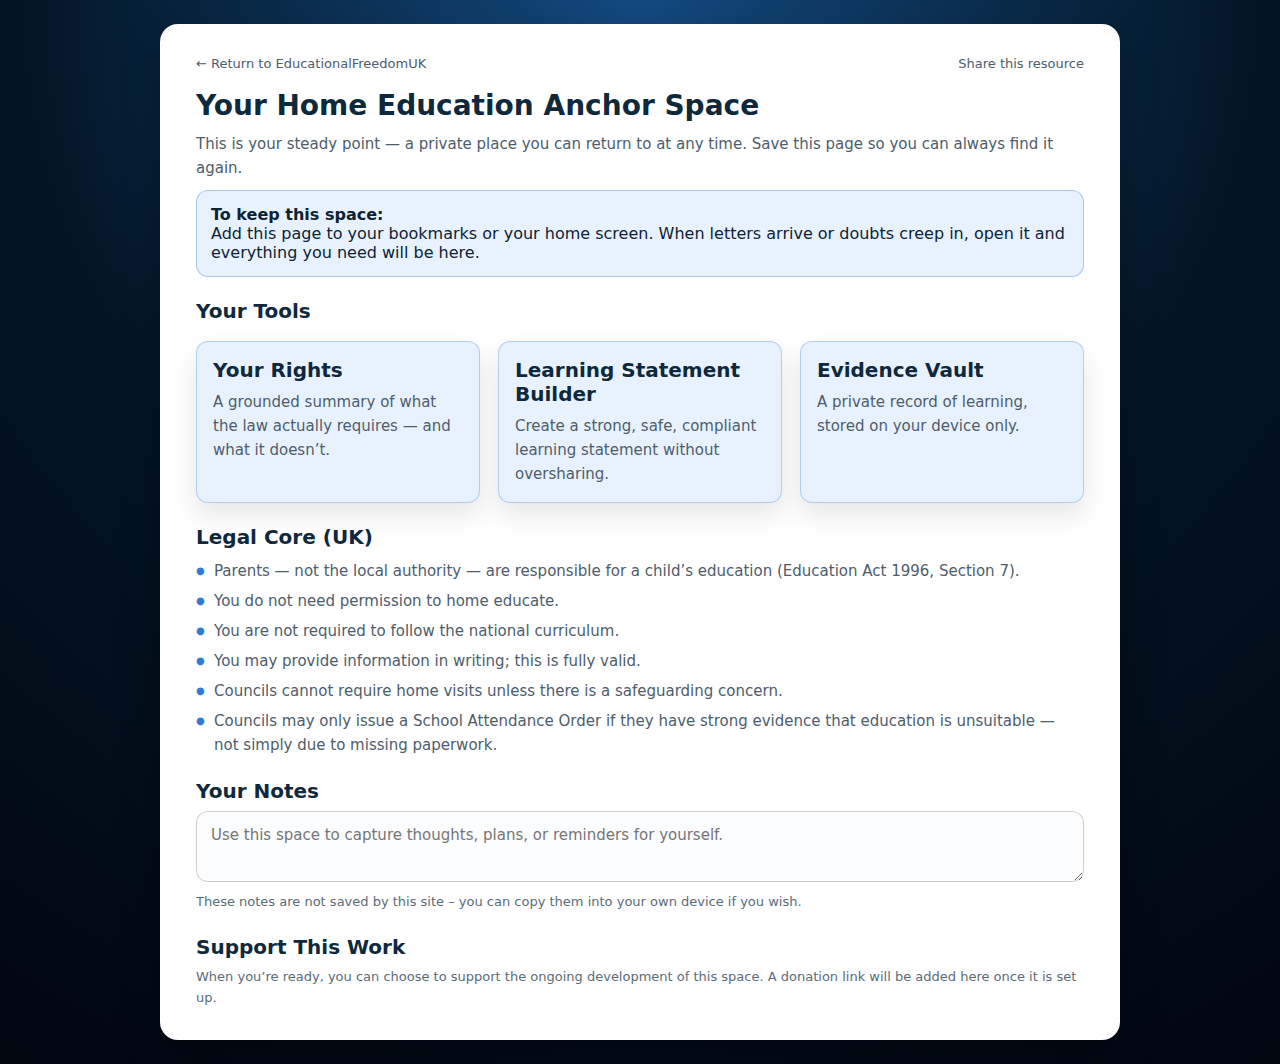
<file: index.html>
<!DOCTYPE html>
<html lang="en">
<head>
  <meta charset="UTF-8" />
  <title>Home Education Anchor Space</title>
  <meta name="viewport" content="width=device-width, initial-scale=1.0" />
  <link rel="stylesheet" href="assets/style.css" />
</head>
<body>
  <div class="shell">
    <div class="card">
      <div class="top-nav">
        <a href="index.html">← Return to EducationalFreedomUK</a>
        <a href="share.html">Share this resource</a>
      </div>

<h1>Your Home Education Anchor Space</h1>
<p class="intro">
  This is your steady point — a private place you can return to at any time.
  Save this page so you can always find it again.
</p>

<div class="pullout">
  <strong>To keep this space:</strong><br/>
  Add this page to your bookmarks or your home screen. When letters arrive or doubts creep in, open it and everything you need will be here.
</div>

<h2>Your Tools</h2>
<div class="grid-3">
  <a class="stone" href="rights.html">
    <h2>Your Rights</h2>
    <p>A grounded summary of what the law actually requires — and what it doesn’t.</p>
  </a>
  <a class="stone" href="builder.html">
    <h2>Learning Statement Builder</h2>
    <p>Create a strong, safe, compliant learning statement without oversharing.</p>
  </a>
  <a class="stone" href="vault.html">
    <h2>Evidence Vault</h2>
    <p>A private record of learning, stored on your device only.</p>
  </a>
</div>

<h2>Legal Core (UK)</h2>
<ul>
  <li>Parents — not the local authority — are responsible for a child’s education (Education Act 1996, Section 7).</li>
  <li>You do not need permission to home educate.</li>
  <li>You are not required to follow the national curriculum.</li>
  <li>You may provide information in writing; this is fully valid.</li>
  <li>Councils cannot require home visits unless there is a safeguarding concern.</li>
  <li>Councils may only issue a School Attendance Order if they have strong evidence that education is unsuitable — not simply due to missing paperwork.</li>
</ul>

<div class="notes-area">
  <h2>Your Notes</h2>
  <textarea placeholder="Use this space to capture thoughts, plans, or reminders for yourself."></textarea>
  <p class="small-text">These notes are not saved by this site – you can copy them into your own device if you wish.</p>
</div>

<h2>Support This Work</h2>
<p class="small-text">
  When you’re ready, you can choose to support the ongoing development of this space.
  A donation link will be added here once it is set up.
</p>

    </div>
  </div>
  <script src="assets/script.js"></script>
</body>
</html>
</file>
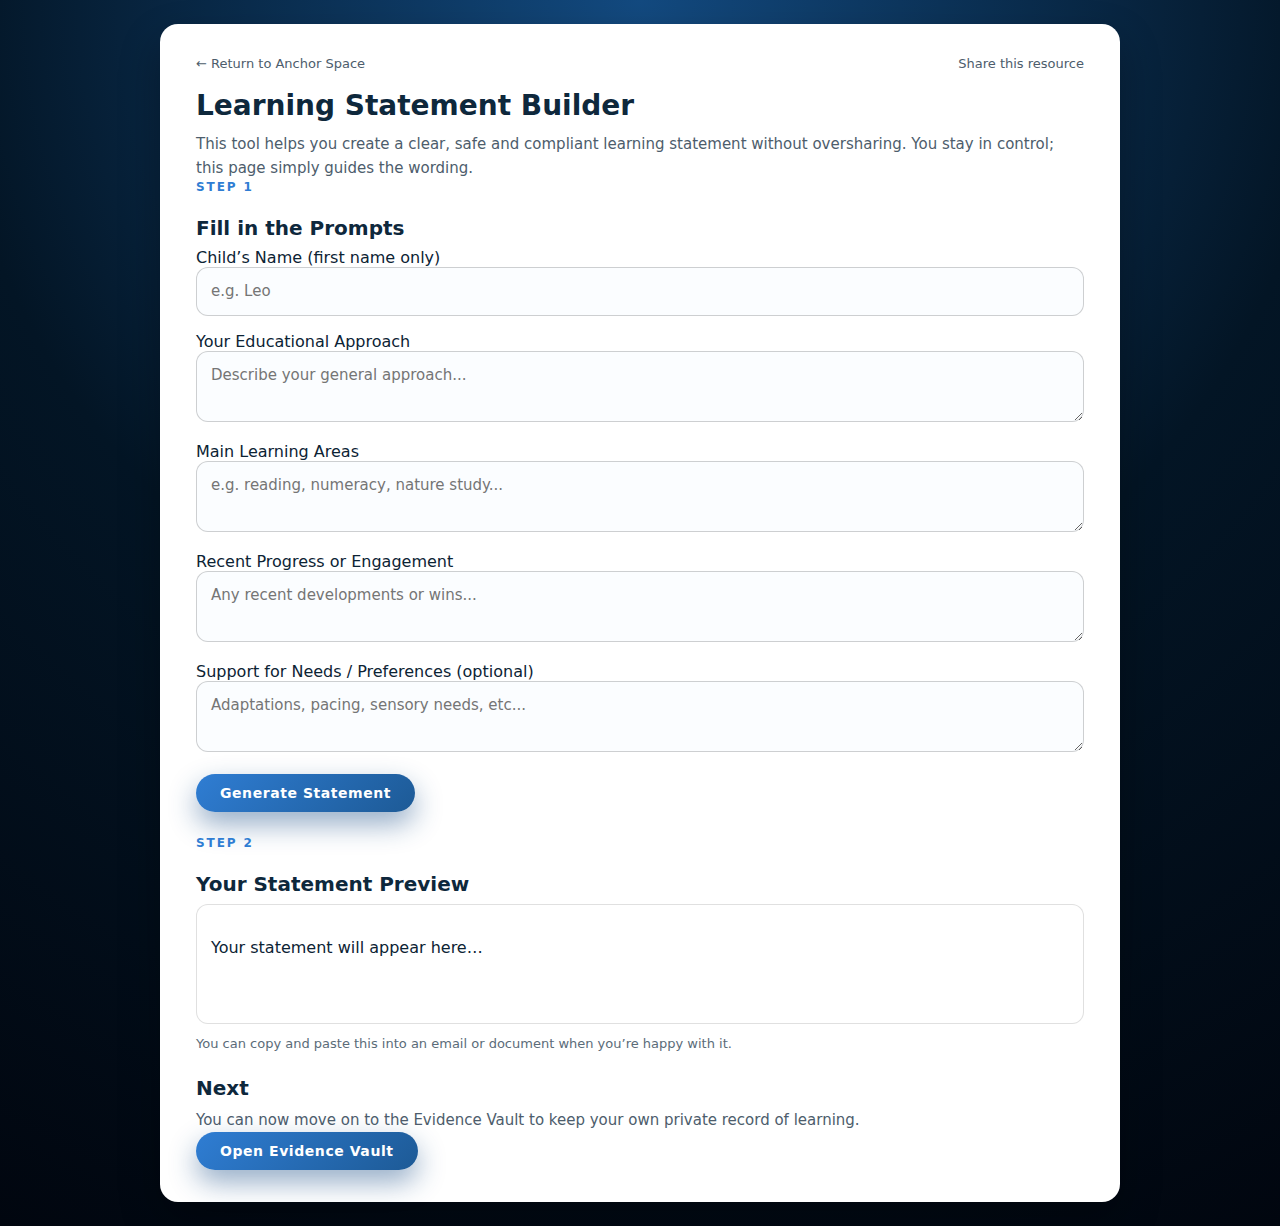
<file: builder.html>
<!DOCTYPE html>
<html lang="en">
<head>
  <meta charset="UTF-8" />
  <title>Learning Statement Builder</title>
  <meta name="viewport" content="width=device-width, initial-scale=1.0" />
  <link rel="stylesheet" href="assets/style.css" />
</head>
<body>
  <div class="shell">
    <div class="card">
      <div class="top-nav">
        <a href="index.html">← Return to Anchor Space</a>
        <a href="share.html">Share this resource</a>
      </div>

<h1>Learning Statement Builder</h1>
<p class="intro">
  This tool helps you create a clear, safe and compliant learning statement without oversharing.
  You stay in control; this page simply guides the wording.
</p>

<div class="label">Step 1</div>
<h2>Fill in the Prompts</h2>
<div class="field">
  <label>Child’s Name (first name only)</label>
  <input id="childName" placeholder="e.g. Leo" />
</div>
<div class="field">
  <label>Your Educational Approach</label>
  <textarea id="approach" placeholder="Describe your general approach..."></textarea>
</div>
<div class="field">
  <label>Main Learning Areas</label>
  <textarea id="areas" placeholder="e.g. reading, numeracy, nature study..."></textarea>
</div>
<div class="field">
  <label>Recent Progress or Engagement</label>
  <textarea id="progress" placeholder="Any recent developments or wins..."></textarea>
</div>
<div class="field">
  <label>Support for Needs / Preferences (optional)</label>
  <textarea id="needs" placeholder="Adaptations, pacing, sensory needs, etc..."></textarea>
</div>

<div style="margin-top:18px;">
  <button class="button" onclick="buildStatement()">Generate Statement</button>
</div>

<div class="label" style="margin-top:24px;">Step 2</div>
<h2>Your Statement Preview</h2>
<div id="preview" class="preview-box">
  Your statement will appear here…
</div>

<p class="small-text" style="margin-top:10px;">
  You can copy and paste this into an email or document when you’re happy with it.
</p>

<h2>Next</h2>
<p>
  You can now move on to the Evidence Vault to keep your own private record of learning.
</p>
<a class="button" href="vault.html">Open Evidence Vault</a>

    </div>
  </div>
  <script src="assets/script.js"></script>
</body>
</html>
</file>
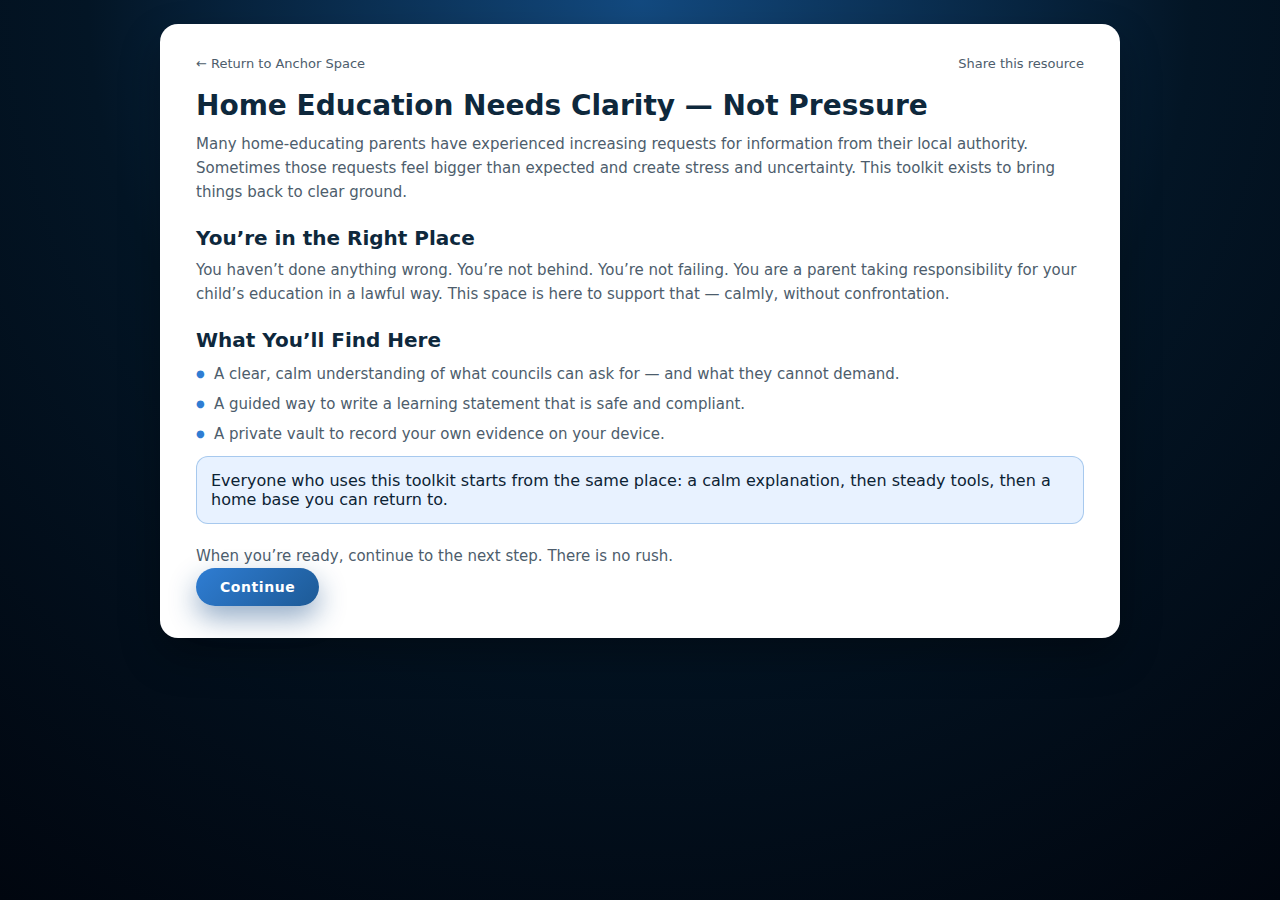
<file: onboarding.html>
<!DOCTYPE html>
<html lang="en">
<head>
  <meta charset="UTF-8" />
  <title>Onboarding — Home Education Toolkit</title>
  <meta name="viewport" content="width=device-width, initial-scale=1.0" />
  <link rel="stylesheet" href="assets/style.css" />
</head>
<body>
  <div class="shell">
    <div class="card">
      <div class="top-nav">
        <a href="index.html">← Return to Anchor Space</a>
        <a href="share.html">Share this resource</a>
      </div>

<h1>Home Education Needs Clarity — Not Pressure</h1>
<p class="intro">
  Many home-educating parents have experienced increasing requests for information from their local authority.
  Sometimes those requests feel bigger than expected and create stress and uncertainty.
  This toolkit exists to bring things back to clear ground.
</p>

<h2>You’re in the Right Place</h2>
<p>
  You haven’t done anything wrong. You’re not behind. You’re not failing.
  You are a parent taking responsibility for your child’s education in a lawful way.
  This space is here to support that — calmly, without confrontation.
</p>

<h2>What You’ll Find Here</h2>
<ul>
  <li>A clear, calm understanding of what councils can ask for — and what they cannot demand.</li>
  <li>A guided way to write a learning statement that is safe and compliant.</li>
  <li>A private vault to record your own evidence on your device.</li>
</ul>

<div class="pullout">
  Everyone who uses this toolkit starts from the same place:
  a calm explanation, then steady tools, then a home base you can return to.
</div>

<p style="margin-top:20px;">
  When you’re ready, continue to the next step. There is no rush.
</p>

<a class="button" href="relief.html">Continue</a>

    </div>
  </div>
  <script src="assets/script.js"></script>
</body>
</html>
</file>
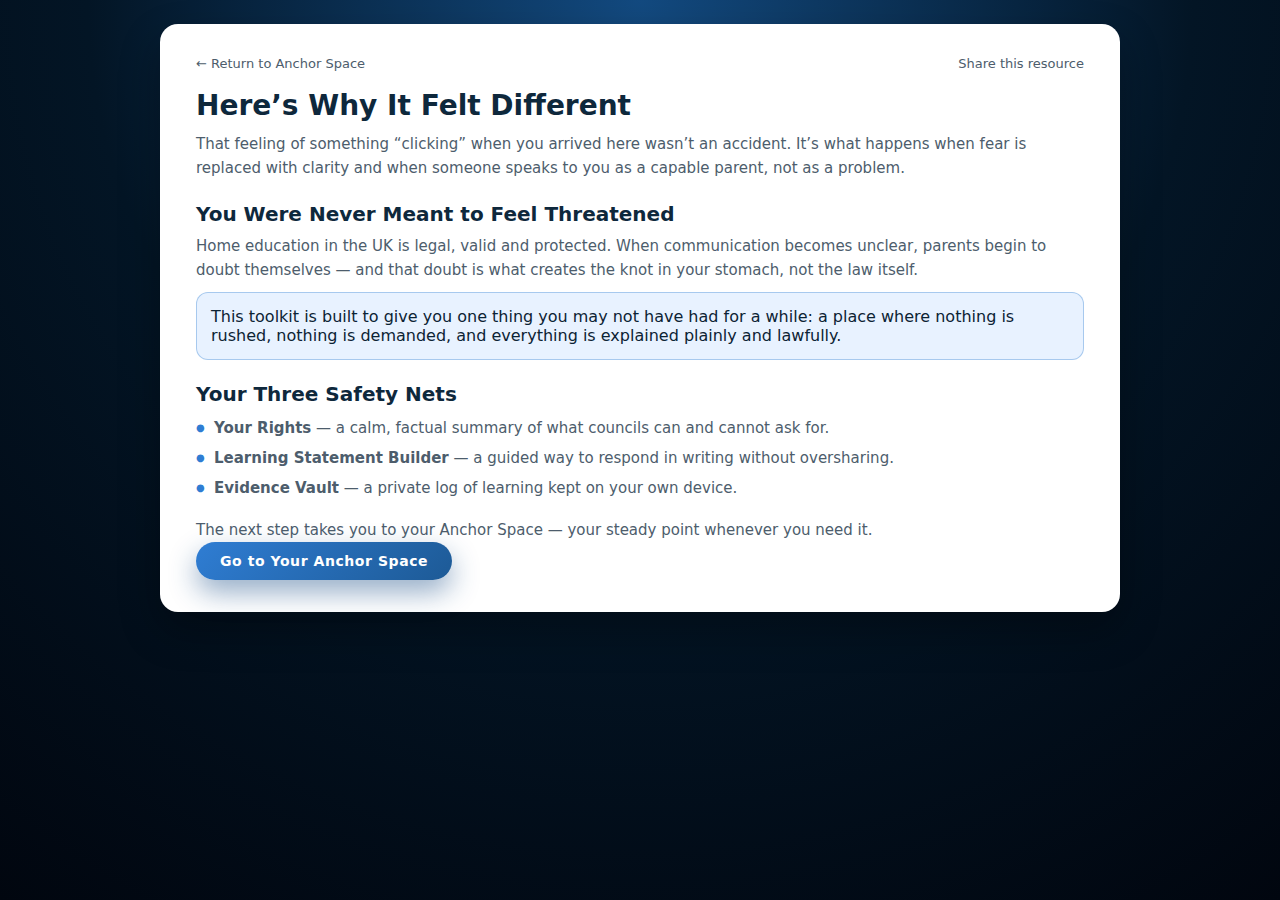
<file: relief.html>
<!DOCTYPE html>
<html lang="en">
<head>
  <meta charset="UTF-8" />
  <title>Relief & Orientation</title>
  <meta name="viewport" content="width=device-width, initial-scale=1.0" />
  <link rel="stylesheet" href="assets/style.css" />
</head>
<body>
  <div class="shell">
    <div class="card">
      <div class="top-nav">
        <a href="index.html">← Return to Anchor Space</a>
        <a href="share.html">Share this resource</a>
      </div>

<h1>Here’s Why It Felt Different</h1>
<p class="intro">
  That feeling of something “clicking” when you arrived here wasn’t an accident.
  It’s what happens when fear is replaced with clarity and when someone speaks to you as a capable parent, not as a problem.
</p>

<h2>You Were Never Meant to Feel Threatened</h2>
<p>
  Home education in the UK is legal, valid and protected. When communication becomes unclear,
  parents begin to doubt themselves — and that doubt is what creates the knot in your stomach,
  not the law itself.
</p>

<div class="pullout">
  This toolkit is built to give you one thing you may not have had for a while:
  a place where nothing is rushed, nothing is demanded, and everything is explained plainly and lawfully.
</div>

<h2>Your Three Safety Nets</h2>
<ul>
  <li><strong>Your Rights</strong> — a calm, factual summary of what councils can and cannot ask for.</li>
  <li><strong>Learning Statement Builder</strong> — a guided way to respond in writing without oversharing.</li>
  <li><strong>Evidence Vault</strong> — a private log of learning kept on your own device.</li>
</ul>

<p style="margin-top:18px;">
  The next step takes you to your Anchor Space — your steady point whenever you need it.
</p>
<a class="button" href="index.html">Go to Your Anchor Space</a>

    </div>
  </div>
  <script src="assets/script.js"></script>
</body>
</html>
</file>
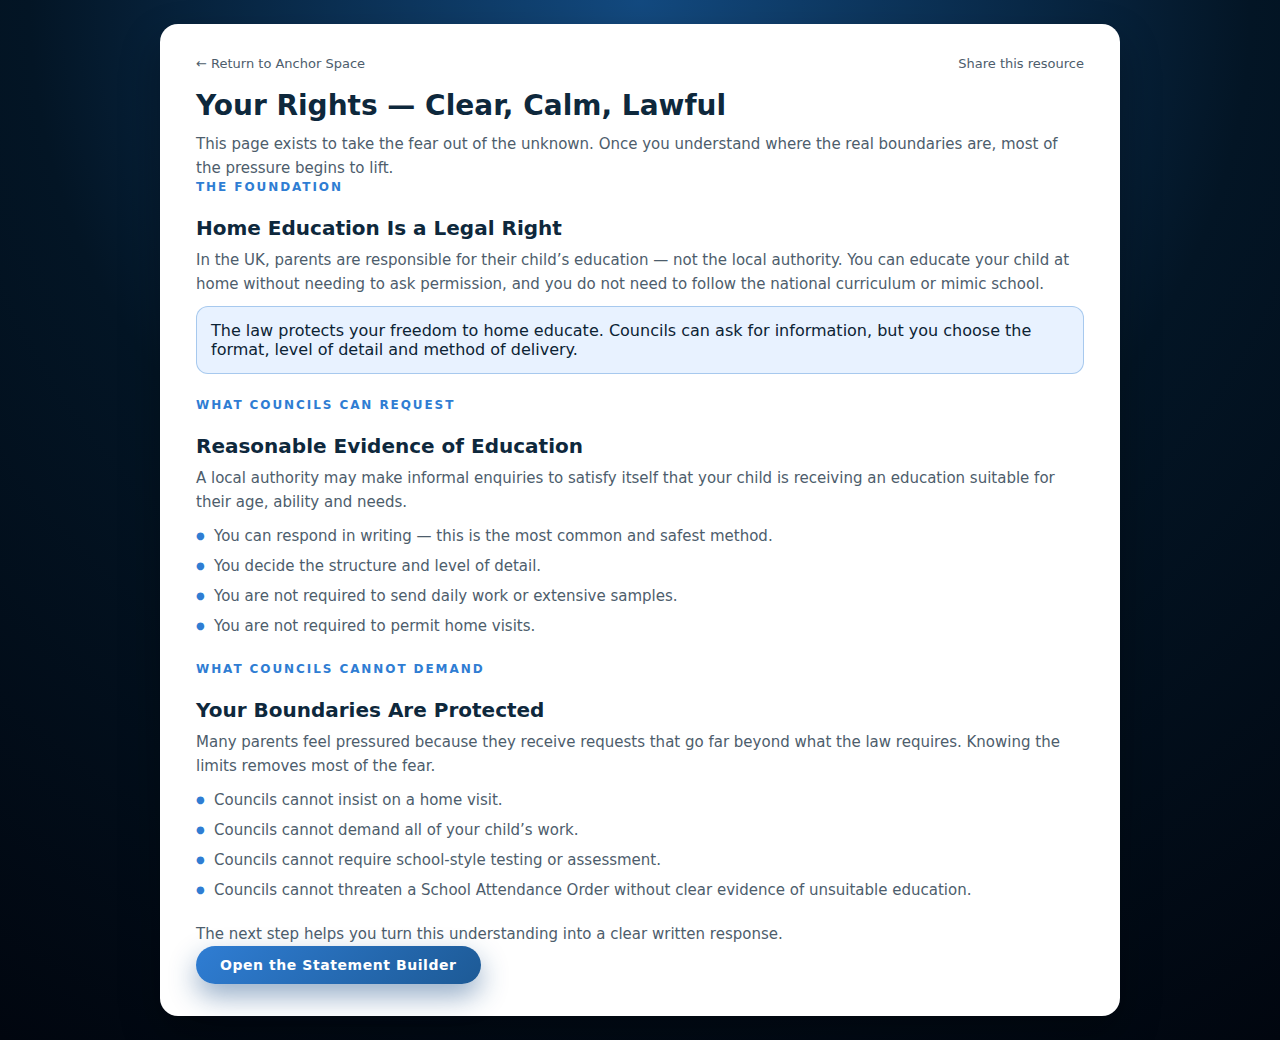
<file: rights.html>
<!DOCTYPE html>
<html lang="en">
<head>
  <meta charset="UTF-8" />
  <title>Your Rights — Home Education</title>
  <meta name="viewport" content="width=device-width, initial-scale=1.0" />
  <link rel="stylesheet" href="assets/style.css" />
</head>
<body>
  <div class="shell">
    <div class="card">
      <div class="top-nav">
        <a href="index.html">← Return to Anchor Space</a>
        <a href="share.html">Share this resource</a>
      </div>

<h1>Your Rights — Clear, Calm, Lawful</h1>
<p class="intro">
  This page exists to take the fear out of the unknown.
  Once you understand where the real boundaries are, most of the pressure begins to lift.
</p>

<div class="label">The foundation</div>
<h2>Home Education Is a Legal Right</h2>
<p>
  In the UK, parents are responsible for their child’s education — not the local authority.
  You can educate your child at home without needing to ask permission, and you do not need to
  follow the national curriculum or mimic school.
</p>
<div class="pullout">
  The law protects your freedom to home educate.
  Councils can ask for information, but you choose the format, level of detail and method of delivery.
</div>

<div class="label" style="margin-top:24px;">What councils can request</div>
<h2>Reasonable Evidence of Education</h2>
<p>
  A local authority may make informal enquiries to satisfy itself that your child is receiving an education suitable for their age, ability and needs.
</p>
<ul>
  <li>You can respond in writing — this is the most common and safest method.</li>
  <li>You decide the structure and level of detail.</li>
  <li>You are not required to send daily work or extensive samples.</li>
  <li>You are not required to permit home visits.</li>
</ul>

<div class="label" style="margin-top:24px;">What councils cannot demand</div>
<h2>Your Boundaries Are Protected</h2>
<p>
  Many parents feel pressured because they receive requests that go far beyond what the law requires.
  Knowing the limits removes most of the fear.
</p>
<ul>
  <li>Councils cannot insist on a home visit.</li>
  <li>Councils cannot demand all of your child’s work.</li>
  <li>Councils cannot require school-style testing or assessment.</li>
  <li>Councils cannot threaten a School Attendance Order without clear evidence of unsuitable education.</li>
</ul>

<p style="margin-top:20px;">
  The next step helps you turn this understanding into a clear written response.
</p>
<a class="button" href="builder.html">Open the Statement Builder</a>

    </div>
  </div>
  <script src="assets/script.js"></script>
</body>
</html>
</file>
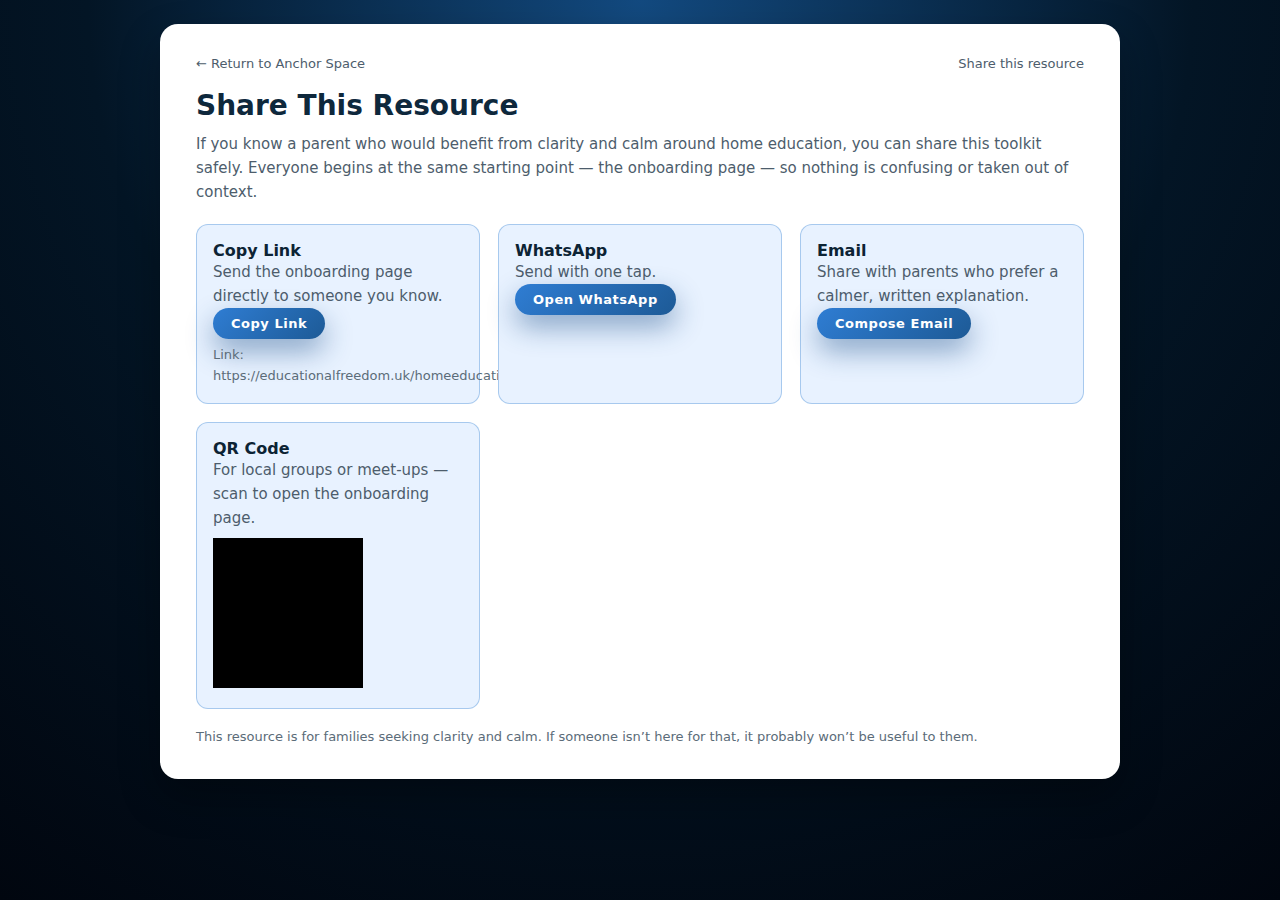
<file: share.html>
<!DOCTYPE html>
<html lang="en">
<head>
  <meta charset="UTF-8" />
  <title>Share This Resource</title>
  <meta name="viewport" content="width=device-width, initial-scale=1.0" />
  <link rel="stylesheet" href="assets/style.css" />
</head>
<body>
  <div class="shell">
    <div class="card">
      <div class="top-nav">
        <a href="index.html">← Return to Anchor Space</a>
        <a href="share.html">Share this resource</a>
      </div>

<h1>Share This Resource</h1>
<p class="intro">
  If you know a parent who would benefit from clarity and calm around home education,
  you can share this toolkit safely. Everyone begins at the same starting point —
  the onboarding page — so nothing is confusing or taken out of context.
</p>

<div class="share-grid">
  <div class="share-box">
    <strong>Copy Link</strong>
    <p>Send the onboarding page directly to someone you know.</p>
    <button class="button small" onclick="copyShareLink()">Copy Link</button>
    <p class="small-text">Link: https://educationalfreedom.uk/homeeducation/onboarding.html</p>
  </div>

  <div class="share-box">
    <strong>WhatsApp</strong>
    <p>Send with one tap.</p>
    <a class="button small" href="https://wa.me/?text=https://educationalfreedom.uk/homeeducation/onboarding.html">Open WhatsApp</a>
  </div>

  <div class="share-box">
    <strong>Email</strong>
    <p>Share with parents who prefer a calmer, written explanation.</p>
    <a class="button small" href="mailto:?subject=Home%20Education%20Clarity%20Toolkit&body=Here%20is%20a%20clear%20and%20calm%20resource%20for%20home%20education%3A%20https%3A%2F%2Feducationalfreedom.uk%2Fhomeeducation%2Fonboarding.html">Compose Email</a>
  </div>

  <div class="share-box">
    <strong>QR Code</strong>
    <p>For local groups or meet-ups — scan to open the onboarding page.</p>
    <img src="assets/qr-onboarding.png" alt="QR code to onboarding page" style="width:150px;height:150px;margin-top:8px;"/>
  </div>
</div>

<p class="small-text" style="margin-top:18px;">
  This resource is for families seeking clarity and calm. If someone isn’t here for that, it probably won’t be useful to them.
</p>

    </div>
  </div>
  <script src="assets/script.js"></script>
</body>
</html>
</file>
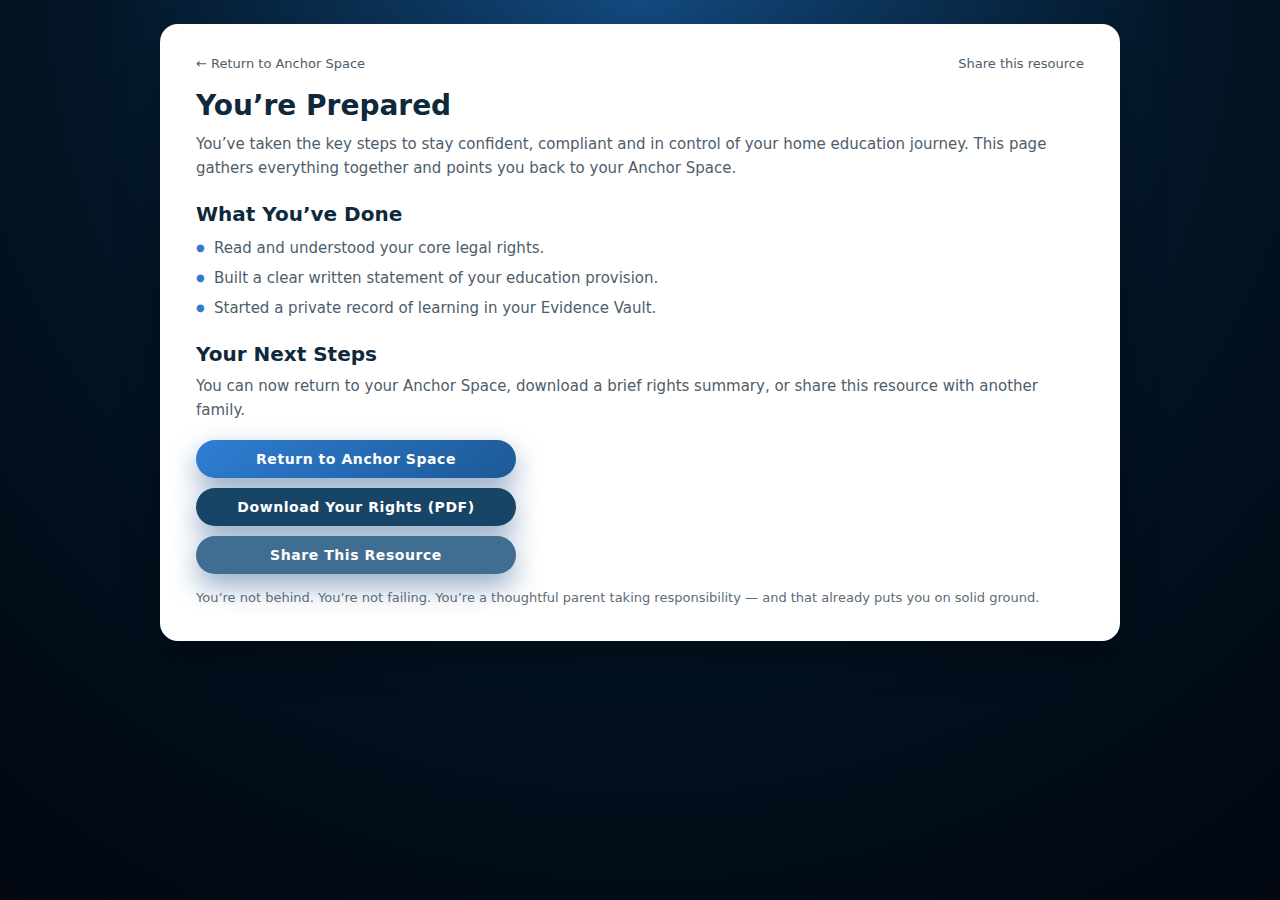
<file: summary.html>
<!DOCTYPE html>
<html lang="en">
<head>
  <meta charset="UTF-8" />
  <title>Summary & Next Steps</title>
  <meta name="viewport" content="width=device-width, initial-scale=1.0" />
  <link rel="stylesheet" href="assets/style.css" />
</head>
<body>
  <div class="shell">
    <div class="card">
      <div class="top-nav">
        <a href="index.html">← Return to Anchor Space</a>
        <a href="share.html">Share this resource</a>
      </div>

<h1>You’re Prepared</h1>
<p class="intro">
  You’ve taken the key steps to stay confident, compliant and in control of your home education journey.
  This page gathers everything together and points you back to your Anchor Space.
</p>

<h2>What You’ve Done</h2>
<ul>
  <li>Read and understood your core legal rights.</li>
  <li>Built a clear written statement of your education provision.</li>
  <li>Started a private record of learning in your Evidence Vault.</li>
</ul>

<h2>Your Next Steps</h2>
<p>
  You can now return to your Anchor Space, download a brief rights summary, or share this resource with another family.
</p>

<div style="margin-top:18px; display:flex; flex-direction:column; gap:10px; max-width:320px;">
  <a class="button" href="index.html">Return to Anchor Space</a>
  <a class="button secondary" href="assets/rights.pdf">Download Your Rights (PDF)</a>
  <a class="button" style="background:#426d92;" href="share.html">Share This Resource</a>
</div>

<p class="small-text" style="margin-top:14px;">
  You’re not behind. You’re not failing. You’re a thoughtful parent taking responsibility — and that already puts you on solid ground.
</p>

    </div>
  </div>
  <script src="assets/script.js"></script>
</body>
</html>
</file>
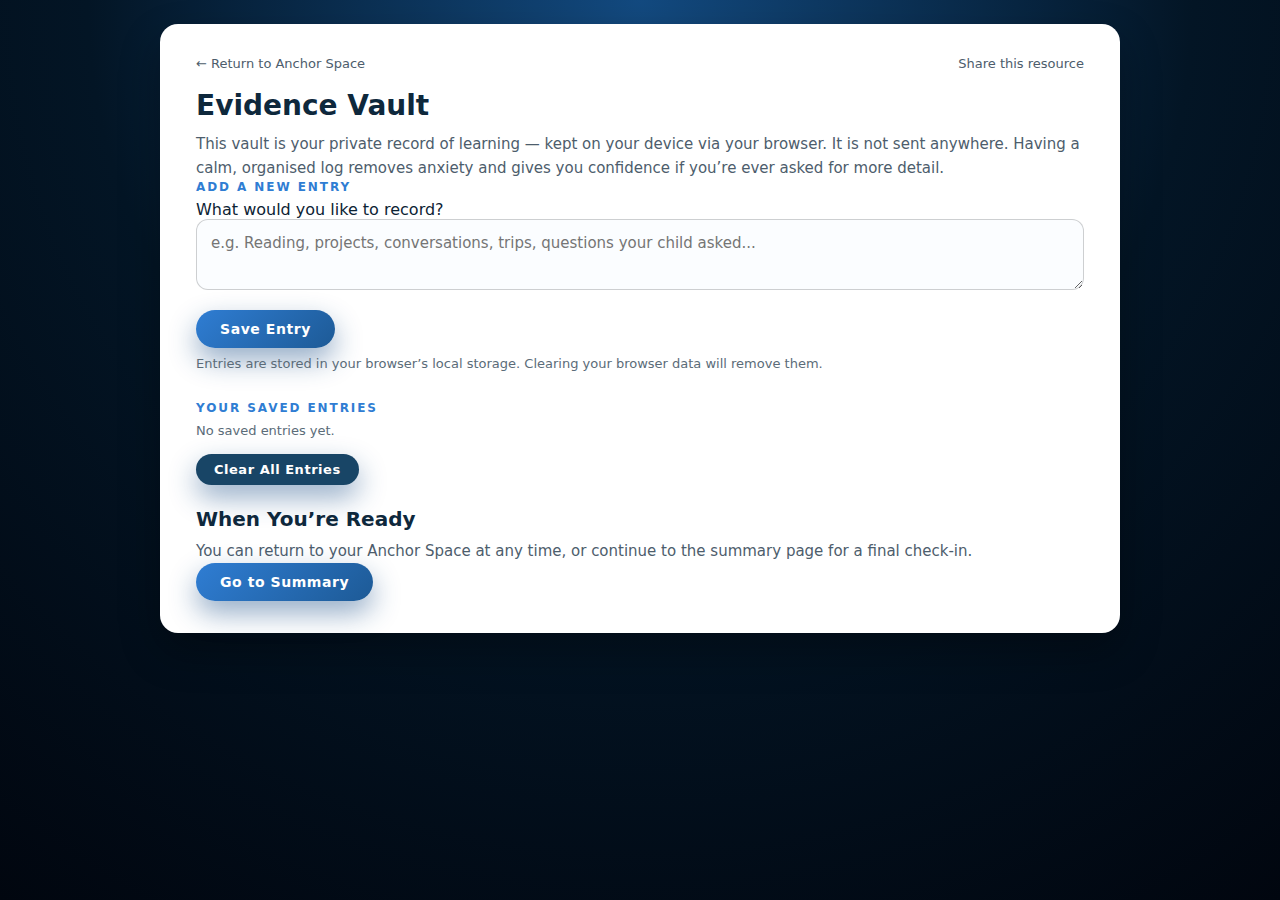
<file: vault.html>
<!DOCTYPE html>
<html lang="en">
<head>
  <meta charset="UTF-8" />
  <title>Evidence Vault</title>
  <meta name="viewport" content="width=device-width, initial-scale=1.0" />
  <link rel="stylesheet" href="assets/style.css" />
</head>
<body>
  <div class="shell">
    <div class="card">
      <div class="top-nav">
        <a href="index.html">← Return to Anchor Space</a>
        <a href="share.html">Share this resource</a>
      </div>

<h1>Evidence Vault</h1>
<p class="intro">
  This vault is your private record of learning — kept on your device via your browser.
  It is not sent anywhere. Having a calm, organised log removes anxiety and gives you confidence
  if you’re ever asked for more detail.
</p>

<div class="label">Add a new entry</div>
<div class="field">
  <label>What would you like to record?</label>
  <textarea id="entry" placeholder="e.g. Reading, projects, conversations, trips, questions your child asked..."></textarea>
</div>
<button class="button" onclick="saveEntry()">Save Entry</button>
<p class="small-text">
  Entries are stored in your browser’s local storage. Clearing your browser data will remove them.
</p>

<div class="label" style="margin-top:26px;">Your saved entries</div>
<div id="vaultList"></div>
<button class="button secondary small" style="margin-top:12px;" onclick="clearVault()">Clear All Entries</button>

<h2>When You’re Ready</h2>
<p>
  You can return to your Anchor Space at any time, or continue to the summary page for a final check-in.
</p>
<a class="button" href="summary.html">Go to Summary</a>

    </div>
  </div>
  <script src="assets/script.js"></script>
</body>
</html>
</file>
<file: assets/style.css>
* {
  box-sizing: border-box;
  margin: 0;
  padding: 0;
  font-family: system-ui, -apple-system, BlinkMacSystemFont, "Segoe UI", sans-serif;
}
body {
  min-height: 100vh;
  background: radial-gradient(circle at top, #134a80 0%, #031525 50%, #01060f 100%);
  display: flex;
  justify-content: center;
  padding: 24px;
}
.shell {
  width: 100%;
  max-width: 960px;
}
.card {
  background: #ffffff;
  border-radius: 18px;
  box-shadow: 0 18px 40px rgba(0,0,0,0.30);
  padding: 32px 36px;
  color: #0c2334;
}
@media (max-width: 760px) {
  .card { padding: 22px 18px; }
}
h1 {
  font-size: 28px;
  margin-bottom: 10px;
  color: #0e283c;
}
h2 {
  font-size: 20px;
  margin-top: 22px;
  margin-bottom: 8px;
  color: #0e283c;
}
p, li {
  font-size: 15px;
  line-height: 1.6;
  color: #4d5d6c;
}
ul {
  list-style: none;
  margin-top: 10px;
}
ul li {
  position: relative;
  padding-left: 18px;
  margin-bottom: 6px;
}
ul li::before {
  content: "●";
  position: absolute;
  left: 0;
  top: 4px;
  font-size: 10px;
  color: #2f7dd3;
}
.label {
  font-size: 12px;
  letter-spacing: 0.16em;
  text-transform: uppercase;
  color: #2f7dd3;
  margin-bottom: 6px;
  font-weight: 600;
}
.button, .btn-link {
  display: inline-flex;
  align-items: center;
  justify-content: center;
  padding: 11px 24px;
  border-radius: 999px;
  background: linear-gradient(135deg, #2f7dd3, #1d5a96);
  color: #ffffff;
  text-decoration: none;
  font-size: 14px;
  font-weight: 600;
  box-shadow: 0 12px 28px rgba(18,72,130,0.45);
  border: none;
  cursor: pointer;
  letter-spacing: 0.04em;
}
.button.secondary {
  background: #184566;
}
.button.small {
  padding: 8px 18px;
  font-size: 13px;
}
.button:hover, .btn-link:hover {
  transform: translateY(-2px);
  box-shadow: 0 16px 34px rgba(18,72,130,0.6);
}
.top-nav {
  display: flex;
  justify-content: space-between;
  align-items: center;
  margin-bottom: 18px;
  gap: 10px;
}
.top-nav a {
  font-size: 13px;
  color: #4d5d6c;
  text-decoration: none;
}
.top-nav a:hover {
  text-decoration: underline;
}
.grid-3 {
  display: grid;
  grid-template-columns: repeat(auto-fit, minmax(260px, 1fr));
  gap: 18px;
  margin-top: 18px;
}
.stone {
  background: #e8f2ff;
  border-radius: 12px;
  padding: 16px;
  border: 1px solid rgba(46,125,207,0.30);
  text-decoration: none;
  color: #0f3556;
  box-shadow: 0 12px 26px rgba(0,0,0,0.10);
}
.stone:hover {
  transform: translateY(-2px);
  box-shadow: 0 16px 34px rgba(0,0,0,0.16);
}
.stone h2 {
  margin-top: 0;
}
.notes-area textarea, .field textarea, .field input {
  width: 100%;
  padding: 12px 14px;
  border-radius: 12px;
  border: 1px solid rgba(0,0,0,0.18);
  background: #fbfdff;
  font-size: 15px;
  line-height: 1.5;
}
.field {
  margin-bottom: 16px;
}
.preview-box {
  background: #ffffff;
  border-radius: 12px;
  border: 1px solid rgba(0,0,0,0.12);
  padding: 14px;
  min-height: 120px;
  white-space: pre-line;
}
.pullout {
  background: #e8f2ff;
  border-radius: 12px;
  border: 1px solid rgba(46,125,207,0.35);
  padding: 14px;
  margin-top: 10px;
}
.share-grid {
  display: grid;
  grid-template-columns: repeat(auto-fit, minmax(220px, 1fr));
  gap: 18px;
  margin-top: 20px;
}
.share-box {
  background: #e8f2ff;
  border-radius: 12px;
  border: 1px solid rgba(46,125,207,0.35);
  padding: 16px;
}
.small-text {
  font-size: 13px;
  color: #5b6c79;
  margin-top: 6px;
}
</file>
